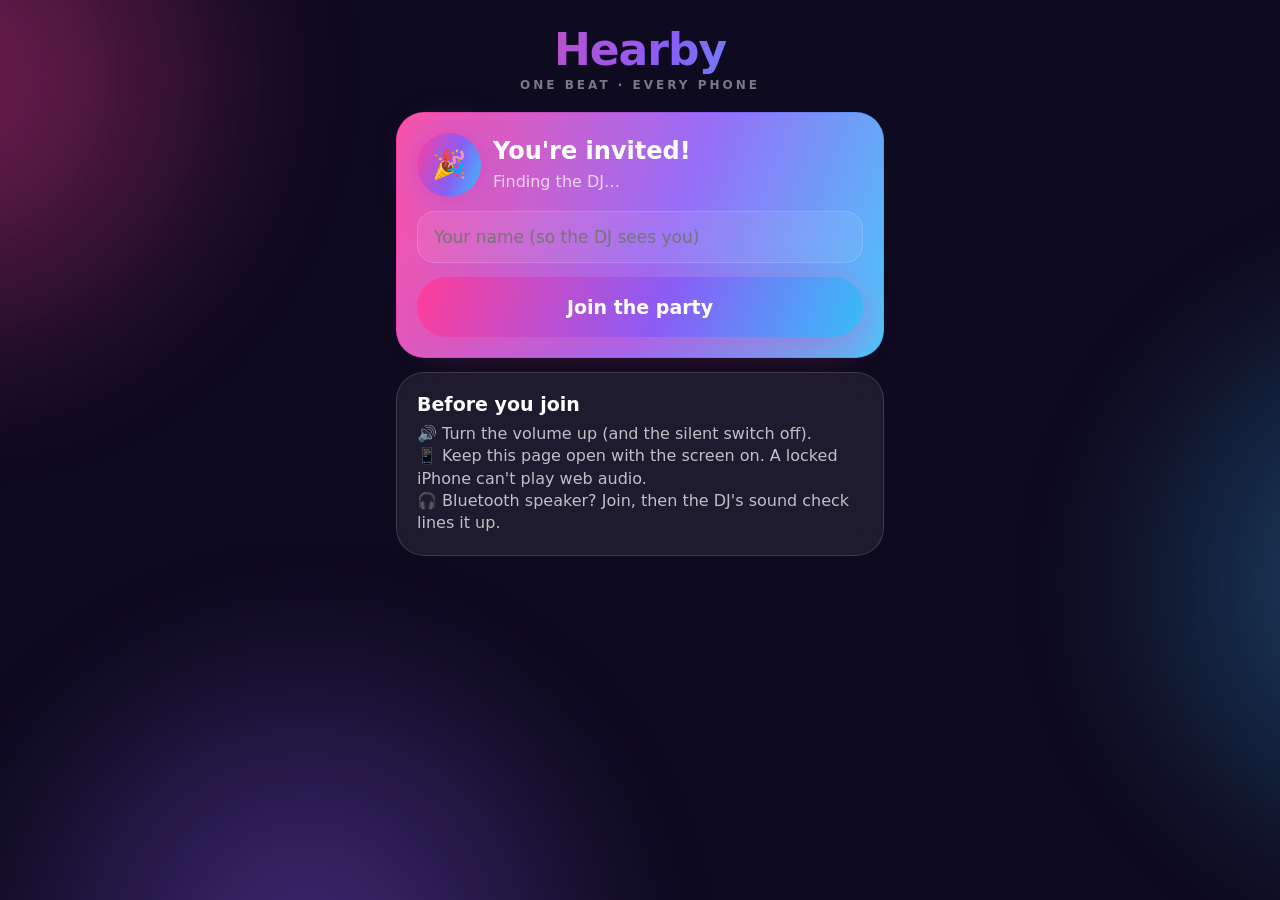
<file: hearby/android/app/src/main/assets/web/index.html>
<!doctype html>
<!--
  Hearby's guest page, served by the DJ phone itself (host/WebGuests.kt) for phones without the app,
  above all iPhones in Safari. Everything is in this file and hearby-web.js: no internet is needed
  except for YouTube videos. Protocol: docs/PROTOCOL.md (Browser guests).
-->
<html lang="en">
<head>
<meta charset="utf-8">
<meta name="viewport" content="width=device-width, initial-scale=1, viewport-fit=cover">
<meta name="theme-color" content="#0E0A1F">
<meta name="apple-mobile-web-app-capable" content="yes">
<meta name="apple-mobile-web-app-status-bar-style" content="black-translucent">
<title>Hearby party</title>
<style>
  :root {
    --bg: #0E0A1F; --ink: #ffffff; --ink-soft: rgba(255,255,255,0.72); --ink-faint: rgba(255,255,255,0.45);
    --glass: rgba(255,255,255,0.07); --glass-bright: rgba(255,255,255,0.11); --stroke: rgba(255,255,255,0.14);
    --pink: #FF3D9A; --violet: #8B5CF6; --blue: #38BDF8; --lime: #B8F35A; --sun: #FFC857; --coral: #FF6B5B;
    --brand: linear-gradient(110deg, #FF3D9A, #8B5CF6 55%, #38BDF8);
    --stop: linear-gradient(110deg, #FF4D6D, #FF8C5A);
  }
  * { box-sizing: border-box; -webkit-tap-highlight-color: transparent; }
  html, body { margin: 0; min-height: 100%; background: var(--bg); color: var(--ink); }
  body {
    font-family: ui-rounded, "SF Pro Rounded", "Nunito", system-ui, -apple-system, "Segoe UI", sans-serif;
    -webkit-font-smoothing: antialiased; overflow-x: hidden;
  }
  .stage { position: fixed; inset: -20%; z-index: 0; pointer-events: none; filter: blur(60px); opacity: 0.85; }
  .stage i { position: absolute; border-radius: 50%; width: 60vmax; height: 60vmax; animation: drift 18s ease-in-out infinite alternate; }
  .stage i:nth-child(1) { background: radial-gradient(circle, rgba(255,61,154,0.55), transparent 65%); left: -10%; top: -10%; }
  .stage i:nth-child(2) { background: radial-gradient(circle, rgba(56,189,248,0.45), transparent 65%); right: -15%; top: 30%; animation-duration: 23s; }
  .stage i:nth-child(3) { background: radial-gradient(circle, rgba(139,92,246,0.5), transparent 65%); left: 10%; bottom: -20%; animation-duration: 27s; }
  @keyframes drift { to { transform: translate(8%, 6%) scale(1.12); } }
  @media (prefers-reduced-motion: reduce) { .stage i, .bars span { animation: none !important; } }

  main { position: relative; z-index: 1; max-width: 520px; margin: 0 auto;
    padding: max(18px, env(safe-area-inset-top)) 16px max(28px, env(safe-area-inset-bottom)); }
  header { text-align: center; margin: 6px 0 18px; }
  .wordmark { font-size: 44px; font-weight: 800; letter-spacing: -1px; margin: 0;
    background: var(--brand); -webkit-background-clip: text; background-clip: text; color: transparent; }
  .tagline { margin: 2px 0 0; font-size: 12px; letter-spacing: 3px; color: var(--ink-faint); font-weight: 600; }

  .card { background: var(--glass); border: 1px solid var(--stroke); border-radius: 28px; padding: 20px; margin-bottom: 14px;
    -webkit-backdrop-filter: blur(18px); backdrop-filter: blur(18px); }
  .card.lit { background: var(--glass-bright); border-color: transparent;
    background-image: linear-gradient(var(--glass-bright), var(--glass-bright)), var(--brand);
    background-origin: border-box; background-clip: padding-box, border-box; border: 1px solid transparent; }
  h2 { margin: 0 0 6px; font-size: 24px; font-weight: 800; }
  h3 { margin: 0; font-size: 19px; font-weight: 700; }
  p { margin: 0; line-height: 1.4; }
  .soft { color: var(--ink-soft); }
  .faint { color: var(--ink-faint); font-size: 13px; }
  .row { display: flex; align-items: center; gap: 12px; }
  .grow { flex: 1; min-width: 0; }
  .gap { height: 14px; }

  button { font: inherit; color: inherit; border: 0; cursor: pointer; }
  .btn { width: 100%; height: 60px; border-radius: 30px; font-size: 19px; font-weight: 800; color: #fff;
    background: var(--brand); box-shadow: 0 10px 34px rgba(255,61,154,0.35); transition: transform 0.12s ease; }
  .btn:active { transform: scale(0.96); }
  .btn.stop { background: var(--stop); box-shadow: 0 10px 30px rgba(255,107,91,0.3); }
  .btn.ghost { background: var(--glass); border: 1px solid var(--stroke); box-shadow: none; font-weight: 700; }
  .btn.small { height: 44px; font-size: 16px; }
  .pill { display: inline-block; padding: 4px 11px; border-radius: 999px; font-size: 12px; font-weight: 700;
    border: 1px solid currentColor; background: color-mix(in srgb, currentColor 16%, transparent); white-space: nowrap; }
  .pill.solid { color: #fff; background: #FF3B3B; border-color: #FF3B3B; }
  .lime { color: var(--lime); } .sun { color: var(--sun); } .coral { color: var(--coral); } .pink { color: var(--pink); }

  input[type=text] { width: 100%; height: 52px; border-radius: 18px; border: 1px solid var(--stroke); background: var(--glass);
    color: #fff; font: inherit; font-size: 17px; padding: 0 16px; outline: none; }
  input[type=text]:focus { border-color: var(--pink); }

  .orb { width: 64px; height: 64px; border-radius: 50%; flex: none; display: grid; place-items: center; font-size: 28px;
    background: var(--brand); box-shadow: 0 0 0 6px rgba(255,61,154,0.14), 0 0 40px rgba(139,92,246,0.5); }
  .orb.idle { background: rgba(255,255,255,0.1); box-shadow: none; }
  .bars { display: flex; align-items: flex-end; gap: 5px; height: 46px; margin: 16px 0 4px; }
  .bars span { flex: 1; border-radius: 6px; background: var(--brand); background-size: 900% 100%; height: 12%;
    transition: height 0.12s ease-out; }
  .stats { display: flex; gap: 8px; margin-top: 14px; }
  .stat { flex: 1; text-align: center; padding: 8px 4px; border-radius: 16px; background: rgba(255,255,255,0.06); }
  .stat b { display: block; font-size: 15px; }
  .stat small { color: var(--ink-faint); font-size: 11px; letter-spacing: 1px; text-transform: uppercase; }

  .video { position: relative; width: 100%; aspect-ratio: 16 / 9; border-radius: 18px; overflow: hidden; background: #000; margin: 12px 0; }
  .video > div, .video iframe { position: absolute; inset: 0; width: 100%; height: 100%; border: 0; }

  .notice { border-radius: 22px; padding: 14px 16px; margin-bottom: 14px; display: flex; gap: 10px;
    background: rgba(255,200,87,0.12); border: 1px solid rgba(255,200,87,0.4); }
  .notice.pinkish { background: rgba(255,61,154,0.12); border-color: rgba(255,61,154,0.4); }

  .slider { width: 100%; margin: 16px 0 6px; accent-color: var(--pink); height: 32px; }
  .nudges { display: grid; grid-template-columns: repeat(5, 1fr); gap: 8px; margin-top: 10px; }
  .nudges button { height: 44px; border-radius: 22px; background: var(--glass); border: 1px solid var(--stroke); font-weight: 700; }
  .ends { display: flex; justify-content: space-between; color: var(--ink-faint); font-size: 12px; }
  .two { display: grid; grid-template-columns: 1fr 1fr; gap: 12px; }
  [hidden] { display: none !important; }
  .awake { position: fixed; width: 1px; height: 1px; opacity: 0.01; pointer-events: none; bottom: 0; right: 0; }
</style>
</head>
<body>
<div class="stage"><i></i><i></i><i></i></div>
<main>
  <header>
    <h1 class="wordmark">Hearby</h1>
    <p class="tagline">ONE BEAT · EVERY PHONE</p>
  </header>

  <!-- Before joining -->
  <section id="join">
    <div class="card lit">
      <div class="row">
        <div class="orb">🎉</div>
        <div class="grow">
          <h2 id="joinTitle">You're invited!</h2>
          <p class="soft" id="joinDetail">Finding the DJ…</p>
        </div>
      </div>
      <div class="gap"></div>
      <input type="text" id="name" maxlength="32" placeholder="Your name (so the DJ sees you)" autocomplete="nickname">
      <div class="gap"></div>
      <button class="btn" id="joinBtn" disabled>Join the party</button>
    </div>
    <div class="card">
      <h3>Before you join</h3>
      <div class="gap" style="height:8px"></div>
      <p class="soft">🔊 Turn the volume up (and the silent switch off).</p>
      <p class="soft">📱 Keep this page open with the screen on. A locked iPhone can't play web audio.</p>
      <p class="soft">🎧 Bluetooth speaker? Join, then the DJ's sound check lines it up.</p>
    </div>
  </section>

  <!-- At the party -->
  <section id="live" hidden>
    <div class="notice pinkish" id="micBanner" hidden><p>🎤 The DJ is on the mic.</p></div>
    <div class="card" id="hero">
      <div class="row">
        <div class="orb idle" id="orb">🎧</div>
        <div class="grow">
          <h2 id="liveTitle">Finding the beat…</h2>
          <p class="soft" id="liveDetail"></p>
        </div>
      </div>
      <div id="song" hidden>
        <div class="gap" style="height:12px"></div>
        <p style="font-size:17px;font-weight:700" id="songTitle"></p>
        <p class="faint" id="songSub"></p>
      </div>
      <div class="bars" id="bars"><span></span><span></span><span></span><span></span><span></span><span></span><span></span><span></span><span></span><span></span><span></span><span></span></div>
      <div id="checked" hidden><span class="pill lime">Sound-checked by the DJ</span></div>
      <div class="stats" id="stats">
        <div class="stat"><b id="statSync">–</b><small>sync</small></div>
        <div class="stat"><b id="statPing">–</b><small>ping</small></div>
        <div class="stat"><b id="statBuf">–</b><small>buffer</small></div>
      </div>
    </div>

    <div class="card lit" id="videoCard" hidden>
      <div class="row">
        <span class="pill solid">YouTube</span>
        <span class="soft grow" id="videoState">Playing on every phone</span>
        <span class="pill lime" id="videoSync" hidden></span>
      </div>
      <div class="video"><div id="yt"></div></div>
      <h3 id="videoTitle">Loading video…</h3>
      <p class="sun" id="videoError" hidden style="margin-top:8px"></p>
      <p class="pink" id="videoUnmute" hidden style="margin-top:8px">🔇 Tap the speaker on the video to turn its sound on.</p>
      <p class="faint" style="margin-top:8px">YouTube plays only while this page is open. If you leave it, only this phone pauses, and it catches up when you come back.</p>
    </div>

    <div class="notice pinkish" id="resumeNotice" hidden>
      <div class="grow">
        <p>Your iPhone paused the sound while the page was away.</p>
        <div class="gap" style="height:10px"></div>
        <button class="btn small" id="resumeBtn">Bring the sound back</button>
      </div>
    </div>
    <div class="notice" id="lateNotice" hidden><p id="lateText"></p></div>
    <div class="notice" id="remoteNotice" hidden><p>You joined over the internet: YouTube videos play here from anywhere. Songs from the DJ's phone and the DJ's mic reach phones on the DJ's Wi-Fi only.</p></div>
    <div class="notice" id="msgNotice" hidden><p id="msgText"></p></div>

    <div class="card">
      <div class="row">
        <h3 class="grow">Fine-tune the beat</h3>
        <b style="font-size:22px" class="pink" id="offsetLabel">0 ms</b>
      </div>
      <input class="slider" id="offset" type="range" min="-500" max="500" step="1" value="0">
      <div class="ends"><span>−500 earlier</span><span>later +500</span></div>
      <div class="nudges">
        <button data-d="-10">−10</button><button data-d="-1">−1</button><button data-d="0">Reset</button><button data-d="1">+1</button><button data-d="10">+10</button>
      </div>
      <div class="gap" style="height:10px"></div>
      <p class="faint">Sounds late next to the others (hello, Bluetooth)? Slide toward −. Early? Slide toward +. Remembered on this phone.</p>
    </div>

    <div class="two">
      <button class="btn ghost" id="resyncBtn">Re-sync</button>
      <button class="btn stop" id="leaveBtn">Leave</button>
    </div>
  </section>

  <!-- Over -->
  <section id="over" hidden>
    <div class="card lit" style="text-align:center">
      <div style="font-size:52px">🪩</div>
      <h2>That's a wrap!</h2>
      <p class="soft" id="overText">The DJ ended the party.</p>
      <div class="gap"></div>
      <button class="btn" id="againBtn">Back</button>
    </div>
  </section>
</main>
<video class="awake" id="awake" playsinline muted loop src="[data-uri]"></video>

<script src="hearby-web.js"></script>
<script>
(function () {
  'use strict';
  const H = window.Hearby;
  const $ = (id) => document.getElementById(id);
  // Joined through the internet relay (https://<relay>/p/<code>) rather than the DJ phone itself.
  const REMOTE_CODE = (location.pathname.match(/^\/p\/([a-z0-9]{6,16})$/) || [])[1] || null;
  const IOS = /iP(hone|ad|od)/.test(navigator.userAgent) || (navigator.platform === 'MacIntel' && navigator.maxTouchPoints > 1);
  const nowUs = () => performance.now() * 1000;
  const store = {
    get(k, d) { try { const v = localStorage.getItem(k); return v === null ? d : v; } catch (e) { return d; } },
    set(k, v) { try { localStorage.setItem(k, v); } catch (e) { /* private mode */ } },
  };

  // ---- state ----
  let ws = null, hello = null, party = { title: '', artist: '', playing: false, video: null };
  let joined = false, ended = false, phase = 'connecting', message = null;
  const clock = new H.ClockSync();
  let syncsSent = 0, syncTimer = null, statTimer = null;
  let ctx = null, gain = null, silentAudio = null;
  const outClock = new H.OutputClock();
  const sched = new H.AudioScheduler();
  let userOffsetMs = parseInt(store.get('hearby.offsetMs', '0'), 10) || 0;
  let calibrationUs = 0, lateBiasUs = 0, lastCheckId = -1, soundChecked = false;
  const chirpsSeen = new Set();
  let chirpBuffer = null;
  let level = 0, lastAudioMs = 0;

  const WARMUP_S = 1.5;
  const delayUs = () => (hello ? hello.delay : 350) * 1000;
  const correctionUs = () => userOffsetMs * 1000 + calibrationUs;

  // ---- connection ----
  function connect() {
    if (ws || ended) return;
    const socket = new WebSocket(REMOTE_CODE
      ? (location.protocol === 'https:' ? 'wss://' : 'ws://') + location.host + '/ws/' + REMOTE_CODE + '?role=guest'
      : 'ws://' + location.host + '/ws');
    socket.binaryType = 'arraybuffer';
    ws = socket;
    socket.onmessage = (e) => {
      if (typeof e.data === 'string') {
        let m;
        try { m = JSON.parse(e.data); } catch (x) { return; }
        onText(m);
      } else {
        onAudio(e.data);
      }
    };
    socket.onclose = () => {
      if (ws !== socket) return;
      ws = null;
      stopTimers();
      if (!ended) {
        phase = joined ? 'reconnecting' : 'connecting';
        render();
        setTimeout(connect, 1500);
      }
    };
  }

  function send(obj) {
    if (ws && ws.readyState === 1) ws.send(JSON.stringify(obj));
  }

  function onText(m) {
    switch (m.t) {
      case 'hello': {
        if (hello && hello.stream !== m.stream) newParty();
        hello = m;
        $('joinTitle').textContent = 'Join ' + (m.host || 'the DJ') + "'s party";
        $('joinDetail').textContent = 'Every phone plays the same beat at the same moment.';
        $('joinBtn').disabled = false;
        if (joined) sendHello();
        startTimers();
        break;
      }
      case 'state':
        party = m;
        // The DJ's phone tunes the cushion by itself; follow it (it changes only in a quiet moment).
        if (hello && typeof m.delay === 'number' && m.delay !== hello.delay) {
          hello.delay = m.delay;
          lateBiasUs = 0;
          sched.reset();
        }
        render();
        break;
      case 'sync': {
        const t3 = nowUs();
        clock.addSample(Number(m.c), m.r, m.s, t3);
        if (clock.synced && phase !== 'playing' && joined) { phase = 'playing'; render(); }
        break;
      }
      case 'chirp': chirp(m.media); break;
      case 'offset':
        if (m.check !== lastCheckId) {
          lastCheckId = m.check;
          calibrationUs = Math.max(-1e6, Math.min(1e6, calibrationUs + m.adjust));
          soundChecked = true;
          sched.reset();
          render();
        }
        break;
      case 'full':
        ended = true;
        showOver('This party is full. Ask the DJ, or get the Hearby app.');
        break;
      case 'bye':
        ended = true;
        showOver(m.msg || 'The DJ ended the party.');
        break;
    }
  }

  function newParty() {
    clock.reset();
    calibrationUs = 0;
    lateBiasUs = 0;
    lastCheckId = -1;
    soundChecked = false;
    chirpsSeen.clear();
    sched.reset();
  }

  function sendHello() {
    send({ t: 'hello', name: $('name').value.trim() || 'iPhone' });
  }

  function startTimers() {
    stopTimers();
    syncsSent = 0;
    const tick = () => {
      send({ t: 'sync', c: nowUs() });
      syncsSent++;
      syncTimer = setTimeout(tick, syncsSent < 12 ? 60 : 1000); // a quick burst for a first fix, then follow drift
    };
    tick();
    statTimer = setInterval(() => {
      if (!joined) return;
      const st = !clock.synced ? 1 : lateBiasUs > 0 ? 3 : 2;
      // How much audio is lined up ahead; -1 while none is coming (paused, YouTube), so the DJ's
      // phone doesn't mistake silence for a phone that can't keep up.
      const buf = ctx && performance.now() - lastAudioMs < 2000 ? Math.round(sched.bufferedS(ctx.currentTime) * 1000) : -1;
      send({ t: 'stat', buf, st, adj: correctionUs() + lateBiasUs, rtt: clock.rttUs });
      render();
    }, 1000);
  }

  function stopTimers() {
    clearTimeout(syncTimer);
    clearInterval(statTimer);
  }

  // ---- audio ----
  function unlockAudio() {
    const AC = window.AudioContext || window.webkitAudioContext;
    if (!ctx) {
      try { ctx = new AC({ sampleRate: 48000, latencyHint: 'playback' }); } catch (e) { ctx = new AC(); }
      gain = ctx.createGain();
      gain.connect(ctx.destination);
    }
    ctx.resume();
    // Older iOS needs a sound started inside the tap.
    const b = ctx.createBuffer(1, 1, 22050);
    const s = ctx.createBufferSource();
    s.buffer = b;
    s.connect(ctx.destination);
    s.start(0);
    if (IOS) {
      // Play through the silent switch, like a music app (Safari 17+), or with a silent <audio> loop.
      try { if (navigator.audioSession) navigator.audioSession.type = 'playback'; } catch (e) { /* older */ }
      if (!silentAudio) {
        silentAudio = new Audio(silentWav());
        silentAudio.loop = true;
        silentAudio.setAttribute('playsinline', '');
      }
      silentAudio.play().catch(() => {});
    }
    $('awake').play().catch(() => {}); // a muted looping video keeps the screen from locking
  }

  function silentWav() {
    const n = 4000, buf = new ArrayBuffer(44 + n), v = new DataView(buf);
    const w = (o, s) => { for (let i = 0; i < s.length; i++) v.setUint8(o + i, s.charCodeAt(i)); };
    w(0, 'RIFF'); v.setUint32(4, 36 + n, true); w(8, 'WAVEfmt '); v.setUint32(16, 16, true); v.setUint16(20, 1, true);
    v.setUint16(22, 1, true); v.setUint32(24, 8000, true); v.setUint32(28, 8000, true); v.setUint16(32, 1, true);
    v.setUint16(34, 8, true); w(36, 'data'); v.setUint32(40, n, true);
    for (let i = 0; i < n; i++) v.setUint8(44 + i, 128);
    return URL.createObjectURL(new Blob([buf], { type: 'audio/wav' }));
  }

  function readOutputClock() {
    if (ctx.getOutputTimestamp) {
      const ts = ctx.getOutputTimestamp();
      if (ts && ts.contextTime > 0 && ts.performanceTime > 0) return outClock.update(ts.contextTime, ts.performanceTime);
    }
    outClock.updateFallback(ctx.currentTime, performance.now(), (ctx.outputLatency || 0) + (ctx.baseLatency || 0));
  }

  /** Context time at which something meant for host time hostUs must start. */
  function contextTimeForHost(hostUs) {
    return outClock.contextTimeFor((hostUs - clock.offsetUs) / 1000);
  }

  function onAudio(data) {
    if (!joined || !ctx || ctx.state !== 'running' || !clock.synced) return;
    const m = H.parseAudio(data);
    if (!m) return;
    readOutputClock();
    // A new audio device's timestamps wander for a moment: let them settle before the first note,
    // rather than start and then hop.
    if (ctx.currentTime < WARMUP_S) return;
    const want = contextTimeForHost(m.ts + delayUs() + correctionUs() + lateBiasUs);
    const placed = sched.place(m.seq, want, ctx.currentTime, outClock.drift);
    if (placed.late !== undefined) {
      // This phone needs more time than the DJ's cushion allows: play a little behind instead.
      lateBiasUs = Math.min(lateBiasUs + Math.round(placed.late * 1e6) + 30000, 2000000);
      return;
    }
    const frames = m.samples.length >> 1;
    const buffer = ctx.createBuffer(2, frames, 48000);
    const L = buffer.getChannelData(0), R = buffer.getChannelData(1);
    let peak = 0;
    for (let i = 0, j = 0; i < frames; i++, j += 2) {
      const l = m.samples[j] / 32768, r = m.samples[j + 1] / 32768;
      L[i] = l; R[i] = r;
      const a = l < 0 ? -l : l, b = r < 0 ? -r : r;
      if (a > peak) peak = a;
      if (b > peak) peak = b;
    }
    const src = ctx.createBufferSource();
    src.buffer = buffer;
    src.playbackRate.value = placed.rate;
    src.connect(gain);
    src.start(placed.when);
    level = Math.max(peak, level * 0.85);
    lastAudioMs = performance.now();
  }

  /** The DJ's sound check: play the chirp at exactly this point of the shared timeline. */
  function chirp(mediaUs) {
    if (!ctx || chirpsSeen.has(mediaUs)) return;
    chirpsSeen.add(mediaUs);
    if (!chirpBuffer) {
      const samples = H.chirpSamples();
      chirpBuffer = ctx.createBuffer(1, samples.length, 48000);
      chirpBuffer.getChannelData(0).set(samples);
    }
    readOutputClock();
    const when = contextTimeForHost(mediaUs + delayUs() + correctionUs() + lateBiasUs);
    if (when < ctx.currentTime + 0.01) return;
    const src = ctx.createBufferSource();
    src.buffer = chirpBuffer;
    src.connect(gain);
    src.start(when);
  }

  // ---- YouTube mode ----
  const yt = { player: null, ready: false, loading: false, failed: false, error: 0, controller: new H.VideoSyncController(), title: '', duck: false, volumeTimer: null };

  function ensureYouTube() {
    if (yt.loading || yt.player) return;
    yt.loading = true;
    window.onYouTubeIframeAPIReady = () => {
      yt.player = new YT.Player('yt', {
        width: '100%', height: '100%',
        playerVars: { playsinline: 1, controls: 1, disablekb: 1, fs: 0, rel: 0, iv_load_policy: 3, origin: location.origin },
        events: {
          onReady: () => {
            yt.ready = true;
            if (IOS) yt.player.mute(); // iPhones only start videos on their own when muted; tap the speaker for sound
          },
          onError: (e) => { yt.error = e.data; render(); },
          onStateChange: () => {
            try { const d = yt.player.getVideoData(); if (d && d.title) yt.title = d.title; } catch (x) { /* not yet */ }
          },
        },
      });
    };
    const tag = document.createElement('script');
    tag.src = 'https://www.youtube.com/iframe_api';
    tag.onerror = () => { yt.failed = true; yt.loading = false; render(); };
    document.head.appendChild(tag);
  }

  function videoTick() {
    const v = party.video;
    if (v && joined) ensureYouTube();
    if (!yt.player || !yt.ready || !clock.synced) return;
    const p = yt.player;
    let report;
    try {
      report = {
        ready: true, state: p.getPlayerState(), positionUs: Math.round(p.getCurrentTime() * 1e6), measuredAtUs: nowUs(),
        rate: p.getPlaybackRate(), rates: p.getAvailablePlaybackRates(), error: yt.error,
      };
    } catch (e) { return; }
    const now = nowUs();
    const hostNow = now + clock.offsetUs - correctionUs(); // playing later = looking at an earlier moment
    const target = v ? H.positionAt(v, hostNow) : 0;
    const startsIn = v ? H.startsInUs(v, hostNow) : 0;
    const mayStart = document.visibilityState === 'visible' && visibleEnough($('videoCard'));
    for (const a of yt.controller.step(now, v && joined ? v : null, target, startsIn, report, mayStart)) {
      switch (a.type) {
        case 'load': yt.error = 0; p.cueVideoById({ videoId: a.id }); break;
        case 'play': if (a.afterUs > 0) setTimeout(() => p.playVideo(), a.afterUs / 1000); else p.playVideo(); break;
        case 'pause': p.pauseVideo(); break;
        case 'seek': p.seekTo(a.seconds, true); break;
        case 'rate':
          p.setPlaybackRate(a.rate);
          if (a.forUs > 0) setTimeout(() => p.setPlaybackRate(1), a.forUs / 1000);
          break;
      }
    }
    // Karaoke: while the DJ's mic is on, the video plays a little quieter (gliding, not jumping).
    const duck = !!(v && party.duck);
    if (duck !== yt.duck) {
      yt.duck = duck;
      glideVolume(p, duck ? 30 : 100);
    }
    let muted = false;
    try { muted = p.isMuted(); } catch (e) { /* not ready */ }
    $('videoUnmute').hidden = !(IOS && muted && v);
    const off = yt.controller.lastErrorUs;
    const tag = $('videoSync');
    tag.hidden = (off === null && !yt.controller.adPlaying) || !v || !v.playing || yt.error !== 0;
    if (!tag.hidden && yt.controller.adPlaying) {
      tag.textContent = 'ad, then back in sync';
      tag.className = 'pill sun';
    } else if (!tag.hidden) {
      const ms = Math.round(off / 1000);
      tag.textContent = Math.abs(ms) < 1 ? 'in sync' : (ms > 0 ? '+' : '') + ms + ' ms';
      tag.className = 'pill ' + (Math.abs(ms) < 15 ? 'lime' : 'sun');
    }
  }

  function glideVolume(p, target) {
    clearInterval(yt.volumeTimer);
    let from = 100, step = 0;
    try { from = p.getVolume(); } catch (e) { /* not ready */ }
    if (typeof from !== 'number' || isNaN(from)) from = 100;
    yt.volumeTimer = setInterval(() => {
      step++;
      try { p.setVolume(Math.round(from + (target - from) * step / 12)); } catch (e) { /* gone */ }
      if (step >= 12) clearInterval(yt.volumeTimer);
    }, 40);
  }

  function visibleEnough(el) {
    const r = el.getBoundingClientRect();
    const h = Math.max(0, Math.min(r.bottom, window.innerHeight) - Math.max(r.top, 0));
    return r.height > 0 && h * 2 >= r.height;
  }

  function videoError(code) {
    switch (code) {
      case 2: return "That doesn't look like a valid YouTube video.";
      case 5: return "This phone can't play that video.";
      case 100: return 'That video was removed or is private.';
      case 101: case 150: return "The video's owner doesn't allow it to play in other apps. Ask the DJ to pick another one.";
      default: return "YouTube couldn't play that video (error " + code + ').';
    }
  }

  // ---- screen ----
  function render() {
    $('join').hidden = joined || ended;
    $('live').hidden = !joined || ended;
    $('over').hidden = !ended;
    if (!joined || ended) return;
    const synced = clock.synced && phase === 'playing';
    const title = phase === 'reconnecting' ? 'Lost the DJ, reconnecting…'
      : !synced ? 'Finding the beat…'
      : lateBiasUs > 0 ? 'Playing, ' + Math.round(lateBiasUs / 1000) + ' ms behind' : "You're in sync!";
    $('liveTitle').textContent = title;
    $('liveDetail').textContent = 'DJ: ' + ((hello && hello.host) || '');
    $('hero').classList.toggle('lit', synced);
    $('orb').classList.toggle('idle', !synced);
    $('orb').textContent = synced ? '🎶' : '🎧';
    const v = party.video;
    $('song').hidden = !party.title || !!v; // the video card says it all
    $('bars').hidden = !!v || !!REMOTE_CODE;
    $('stats').hidden = !!v || !!REMOTE_CODE;
    $('remoteNotice').hidden = !REMOTE_CODE || (!!v && !party.duck);
    $('songTitle').textContent = party.title || '';
    $('songSub').textContent = party.playing ? (party.artist || '') : 'Paused by the DJ';
    $('checked').hidden = !soundChecked;
    $('micBanner').hidden = !party.duck || !!REMOTE_CODE;
    $('statSync').textContent = synced ? '±' + (sched.lastErrorS * 1000).toFixed(1) + ' ms' : '–';
    $('statPing').textContent = clock.synced ? (clock.rttUs / 1000).toFixed(1) + ' ms' : '–';
    $('statBuf').textContent = ctx ? Math.round(sched.bufferedS(ctx.currentTime) * 1000) + ' ms' : '–';

    $('videoCard').hidden = !v;
    if (v) {
      $('videoState').textContent = v.playing ? 'Playing on every phone' : 'Paused by the DJ';
      $('videoTitle').textContent = v.title || yt.title || 'Loading video…';
      const err = yt.failed ? "Can't reach YouTube. This phone needs internet for YouTube mode."
        : yt.error ? videoError(yt.error) : null;
      $('videoError').hidden = !err;
      $('videoError').textContent = err || '';
    }
    $('resumeNotice').hidden = !ctx || ctx.state === 'running';
    $('lateNotice').hidden = lateBiasUs === 0;
    $('lateText').textContent = 'This phone needs more time than the party\'s ' + ((hello && hello.delay) || 350) +
      ' ms cushion, so it plays ' + Math.round(lateBiasUs / 1000) + ' ms behind the crowd. The DJ\'s phone is making room; it catches up at the next break.';
    $('msgNotice').hidden = !message;
    $('msgText').textContent = message || '';
    $('offsetLabel').textContent = (userOffsetMs > 0 ? '+' : '') + userOffsetMs + ' ms';
  }

  function showOver(text) {
    stopTimers();
    $('overText').textContent = text;
    try { if (yt.player) yt.player.pauseVideo(); } catch (e) { /* gone */ }
    if (ws) { const s = ws; ws = null; s.close(); }
    render();
  }

  function animateBars() {
    const bars = $('bars').children;
    const recent = performance.now() - lastAudioMs < 300;
    level *= 0.92;
    const t = performance.now() / 1000;
    for (let i = 0; i < bars.length; i++) {
      const wobble = 0.55 + 0.45 * Math.sin(t * (3 + i * 0.7) + i * 1.3);
      bars[i].style.height = (recent ? 12 + 88 * Math.min(1, level * 1.6) * wobble : 12) + '%';
    }
    requestAnimationFrame(animateBars);
  }

  function setOffset(ms) {
    userOffsetMs = Math.max(-500, Math.min(500, Math.round(ms)));
    $('offset').value = userOffsetMs;
    store.set('hearby.offsetMs', String(userOffsetMs));
    lateBiasUs = 0;
    sched.reset();
    render();
  }

  // ---- wiring ----
  $('name').value = store.get('hearby.name', '');
  $('offset').value = userOffsetMs;
  $('joinBtn').addEventListener('click', () => {
    store.set('hearby.name', $('name').value.trim());
    unlockAudio();
    joined = true;
    phase = clock.synced ? 'playing' : 'connecting';
    sendHello();
    render();
  });
  $('offset').addEventListener('input', () => { $('offsetLabel').textContent = $('offset').value + ' ms'; });
  $('offset').addEventListener('change', () => setOffset(parseInt($('offset').value, 10)));
  for (const b of document.querySelectorAll('.nudges button')) {
    b.addEventListener('click', () => {
      const d = parseInt(b.dataset.d, 10);
      setOffset(d === 0 ? 0 : userOffsetMs + d);
    });
  }
  $('resyncBtn').addEventListener('click', () => {
    clock.reset();
    lateBiasUs = 0;
    sched.reset();
    phase = 'connecting';
    startTimers();
    render();
  });
  $('leaveBtn').addEventListener('click', () => {
    send({ t: 'leave' });
    joined = false;
    try { if (yt.player) yt.player.pauseVideo(); } catch (e) { /* gone */ }
    if (gain) gain.gain.value = 0;
    setTimeout(() => location.reload(), 150);
  });
  $('againBtn').addEventListener('click', () => location.reload());
  $('resumeBtn').addEventListener('click', () => { unlockAudio(); if (gain) gain.gain.value = 1; sched.reset(); render(); });
  document.addEventListener('visibilitychange', () => {
    if (document.visibilityState === 'visible') {
      if (ctx) ctx.resume().then(render, render);
      if (!ws && !ended) connect();
      sched.reset();
    } else {
      try { if (yt.player) yt.player.pauseVideo(); } catch (e) { /* YouTube may not play in the background */ }
    }
    render();
  });

  setInterval(videoTick, 200);
  requestAnimationFrame(animateBars);
  render();
  connect();

  // For tests and debugging (Hearby's own page; nothing is sent anywhere).
  window.__hearby = { clock, sched, outClock, get ctx() { return ctx; }, get party() { return party; }, get lateBiasUs() { return lateBiasUs; },
    get calibrationUs() { return calibrationUs; }, get joined() { return joined; }, get delayMs() { return hello && hello.delay; }, yt };
})();
</script>
</body>
</html>
</file>
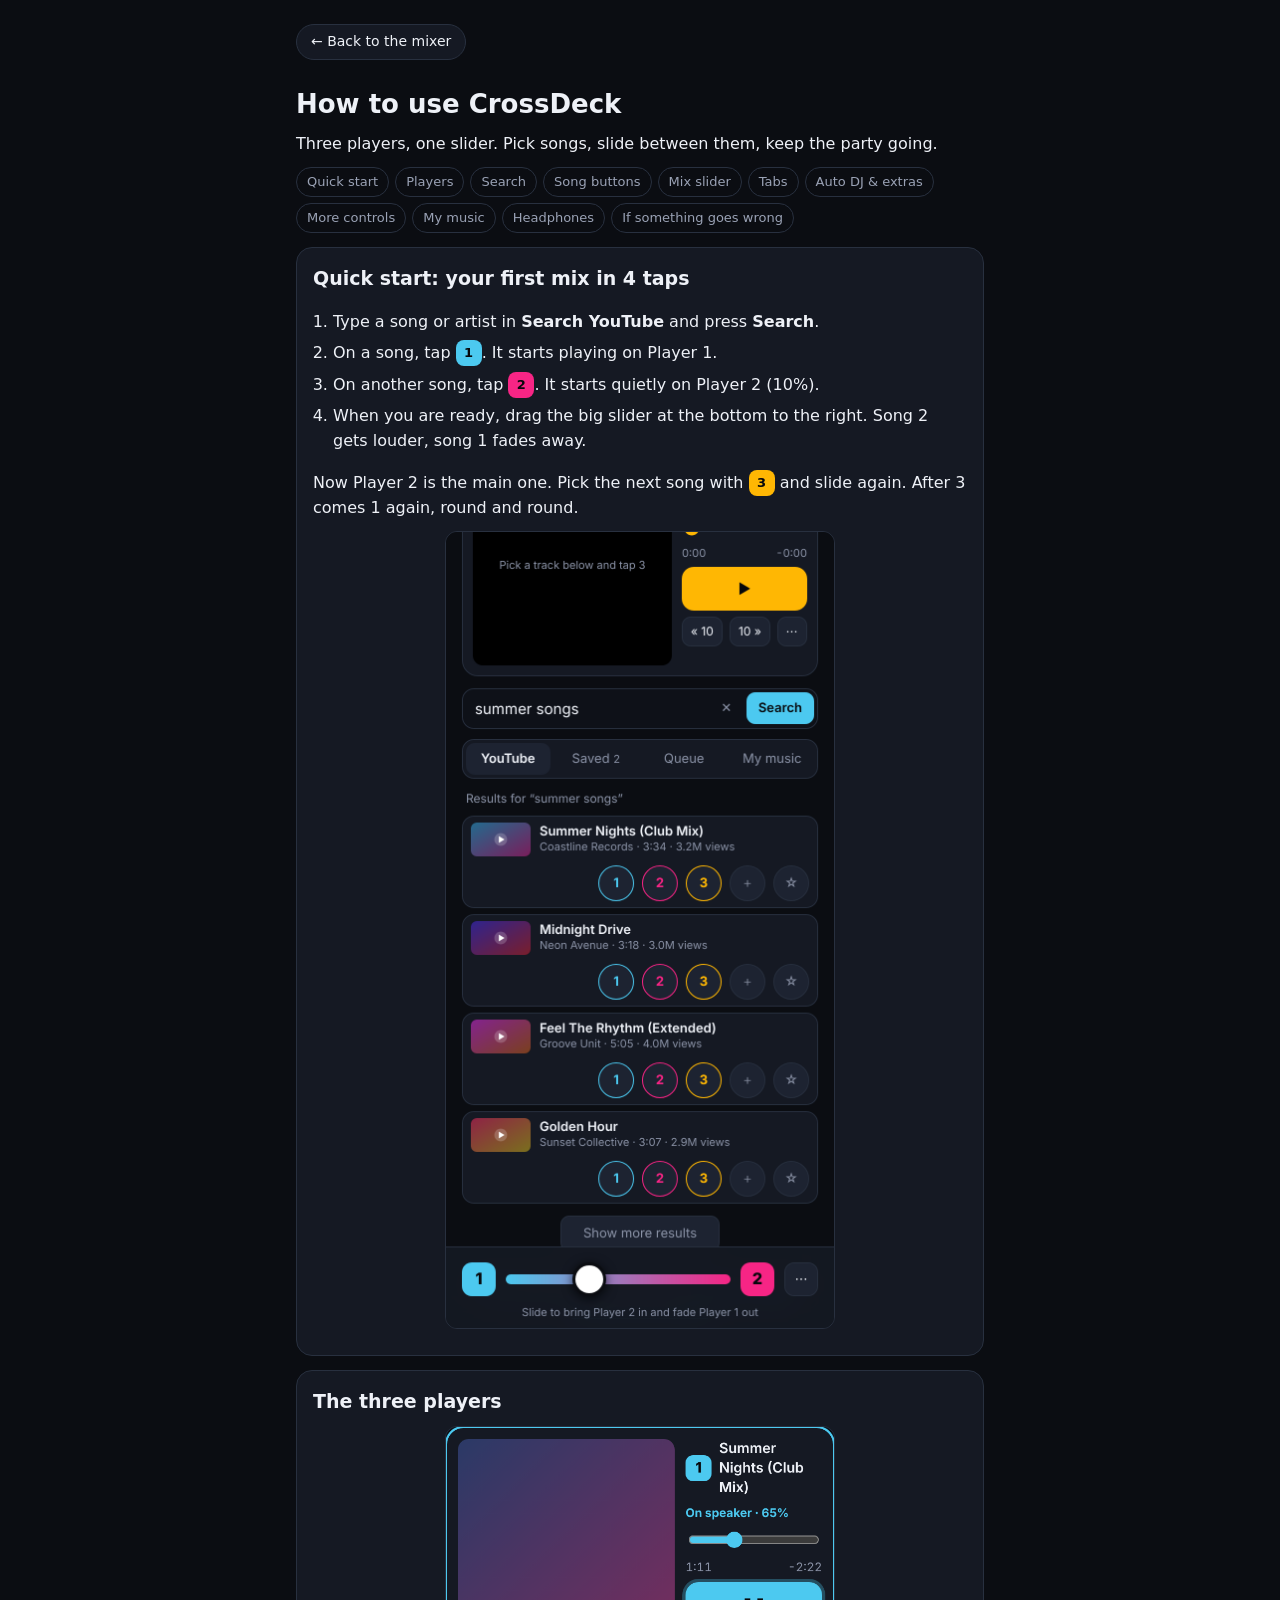
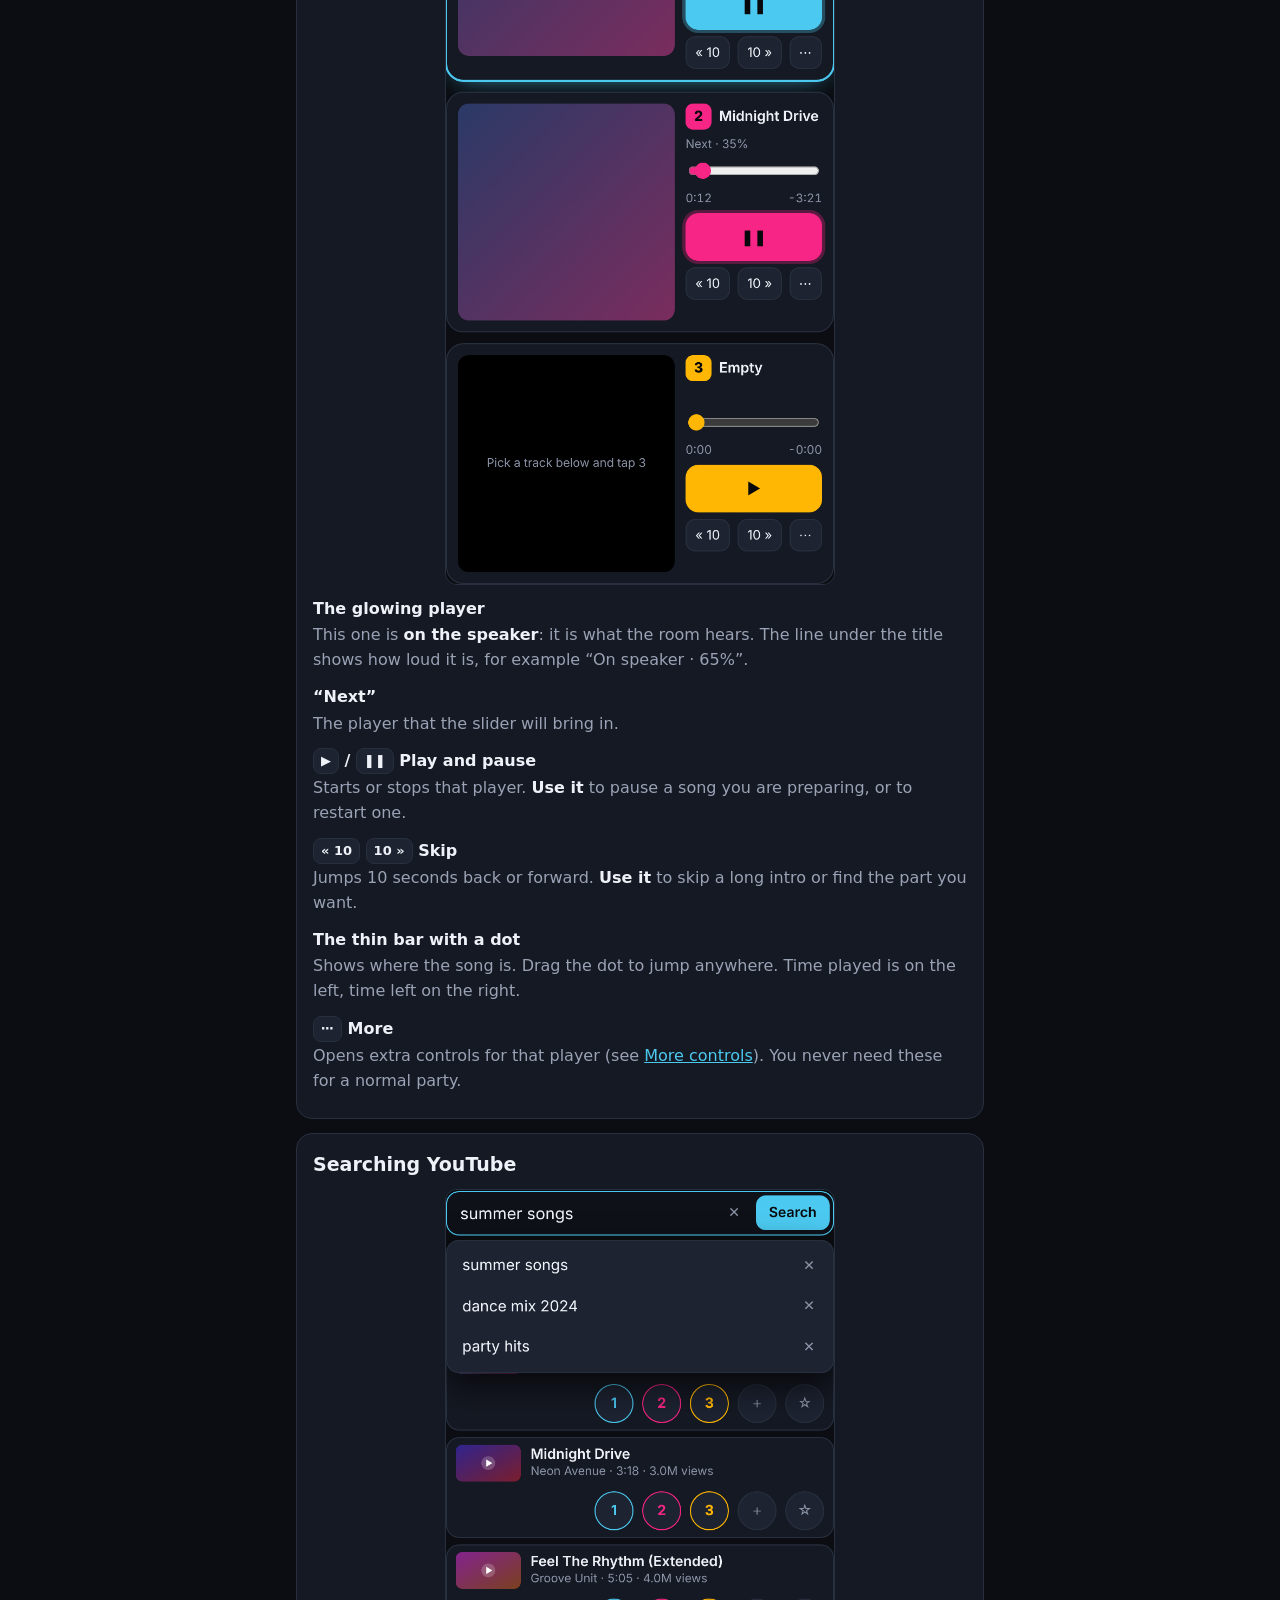
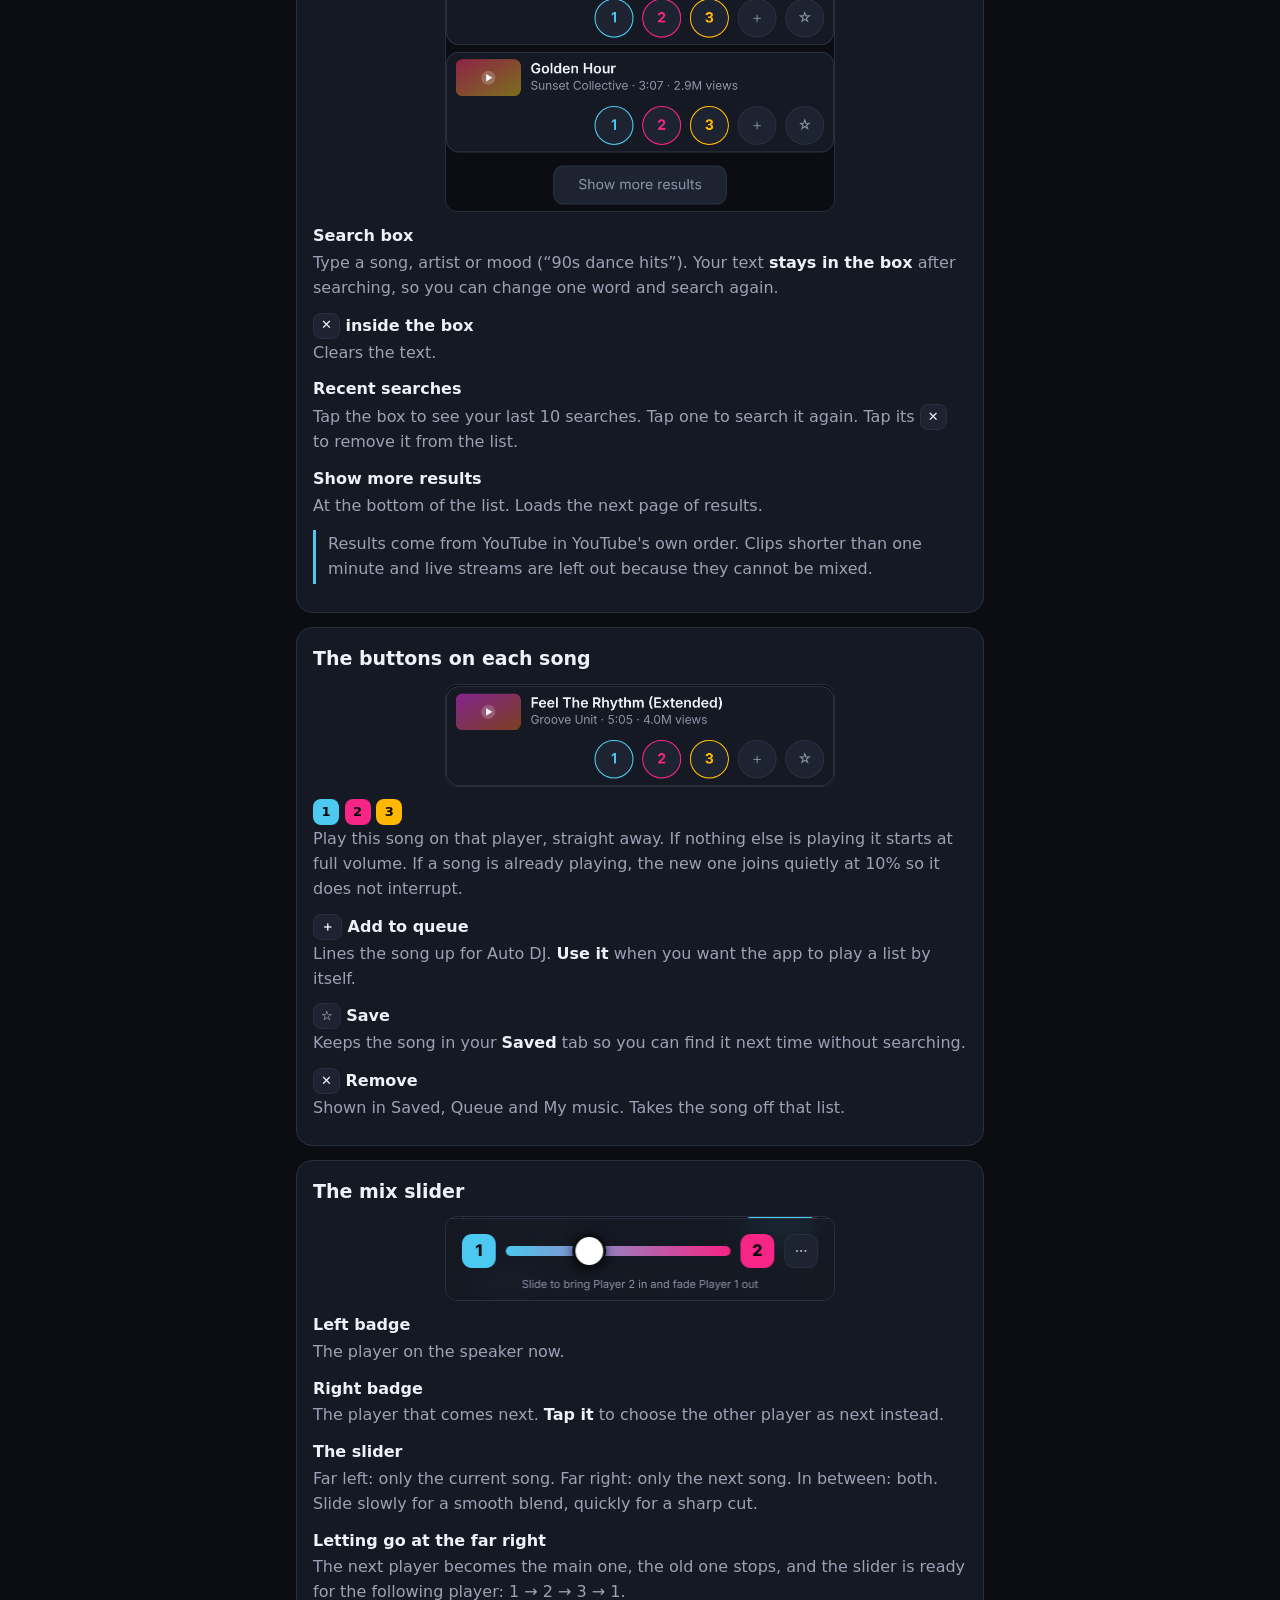
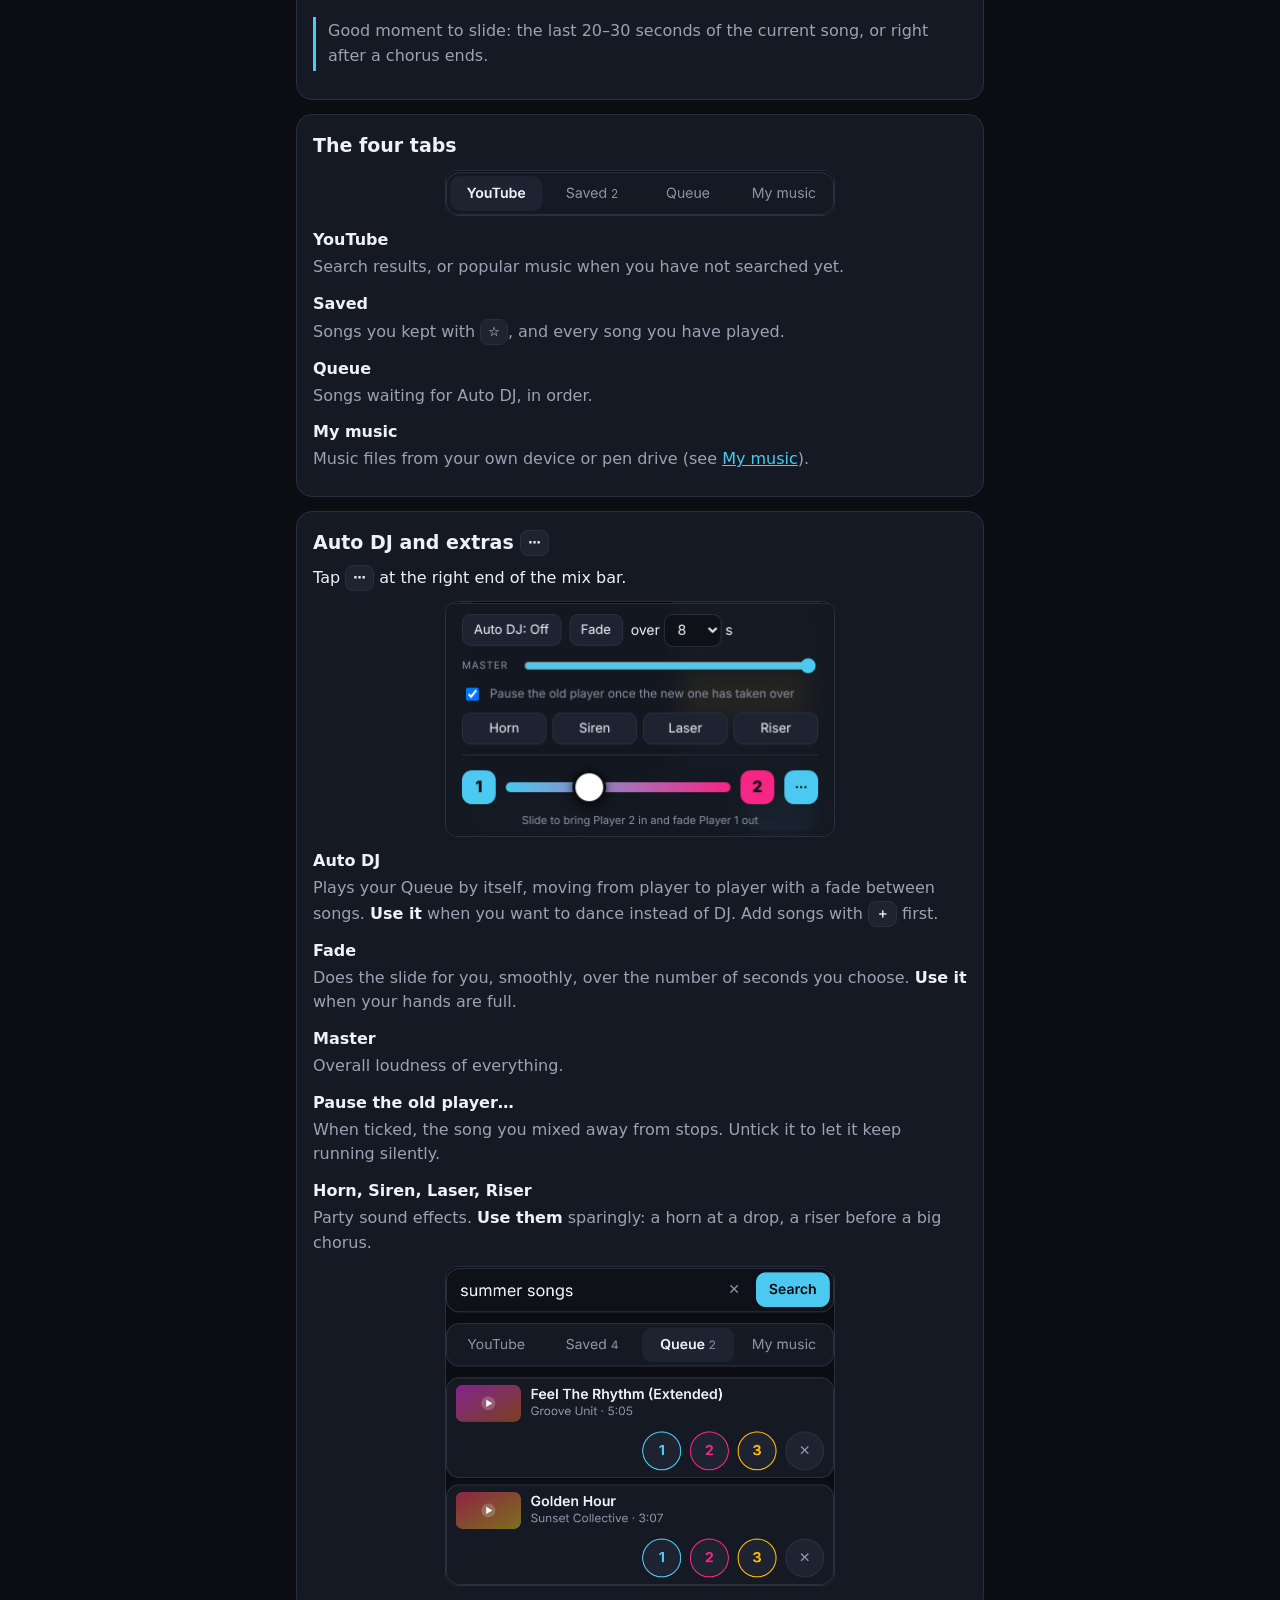
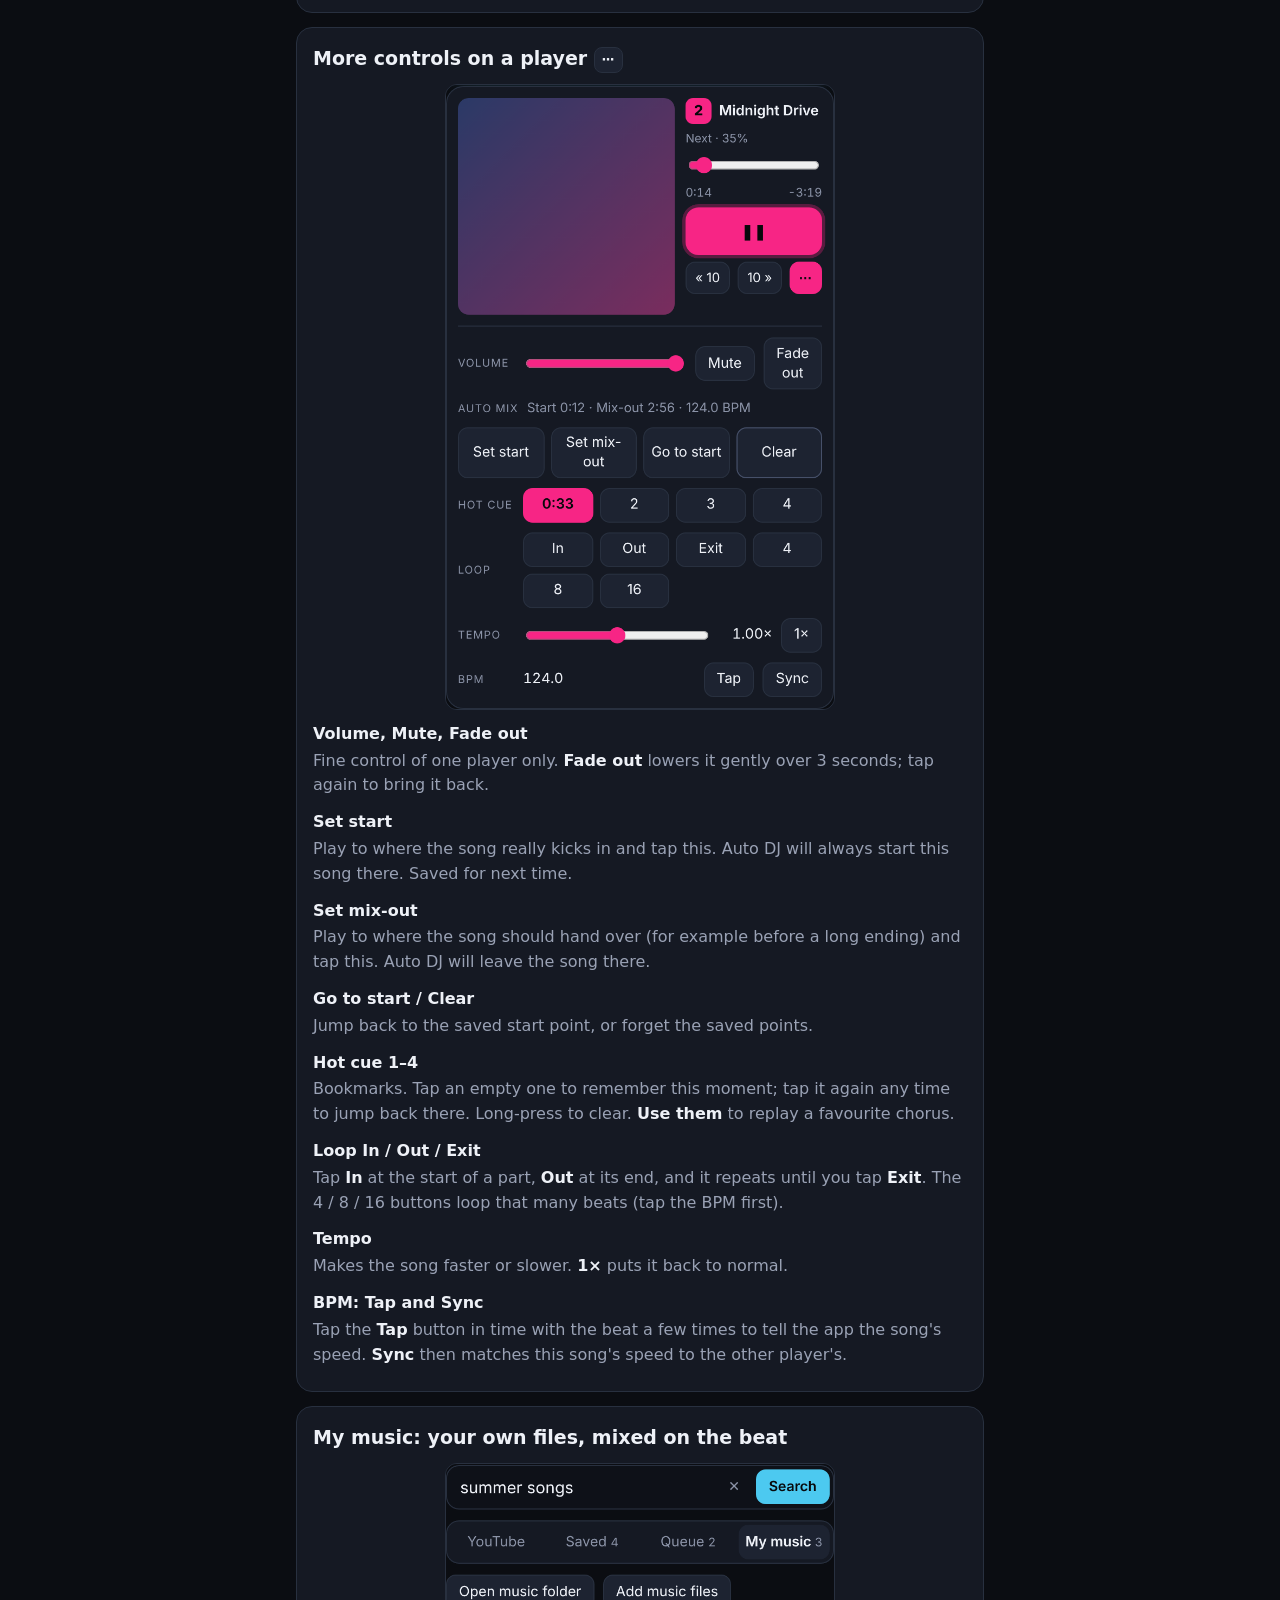
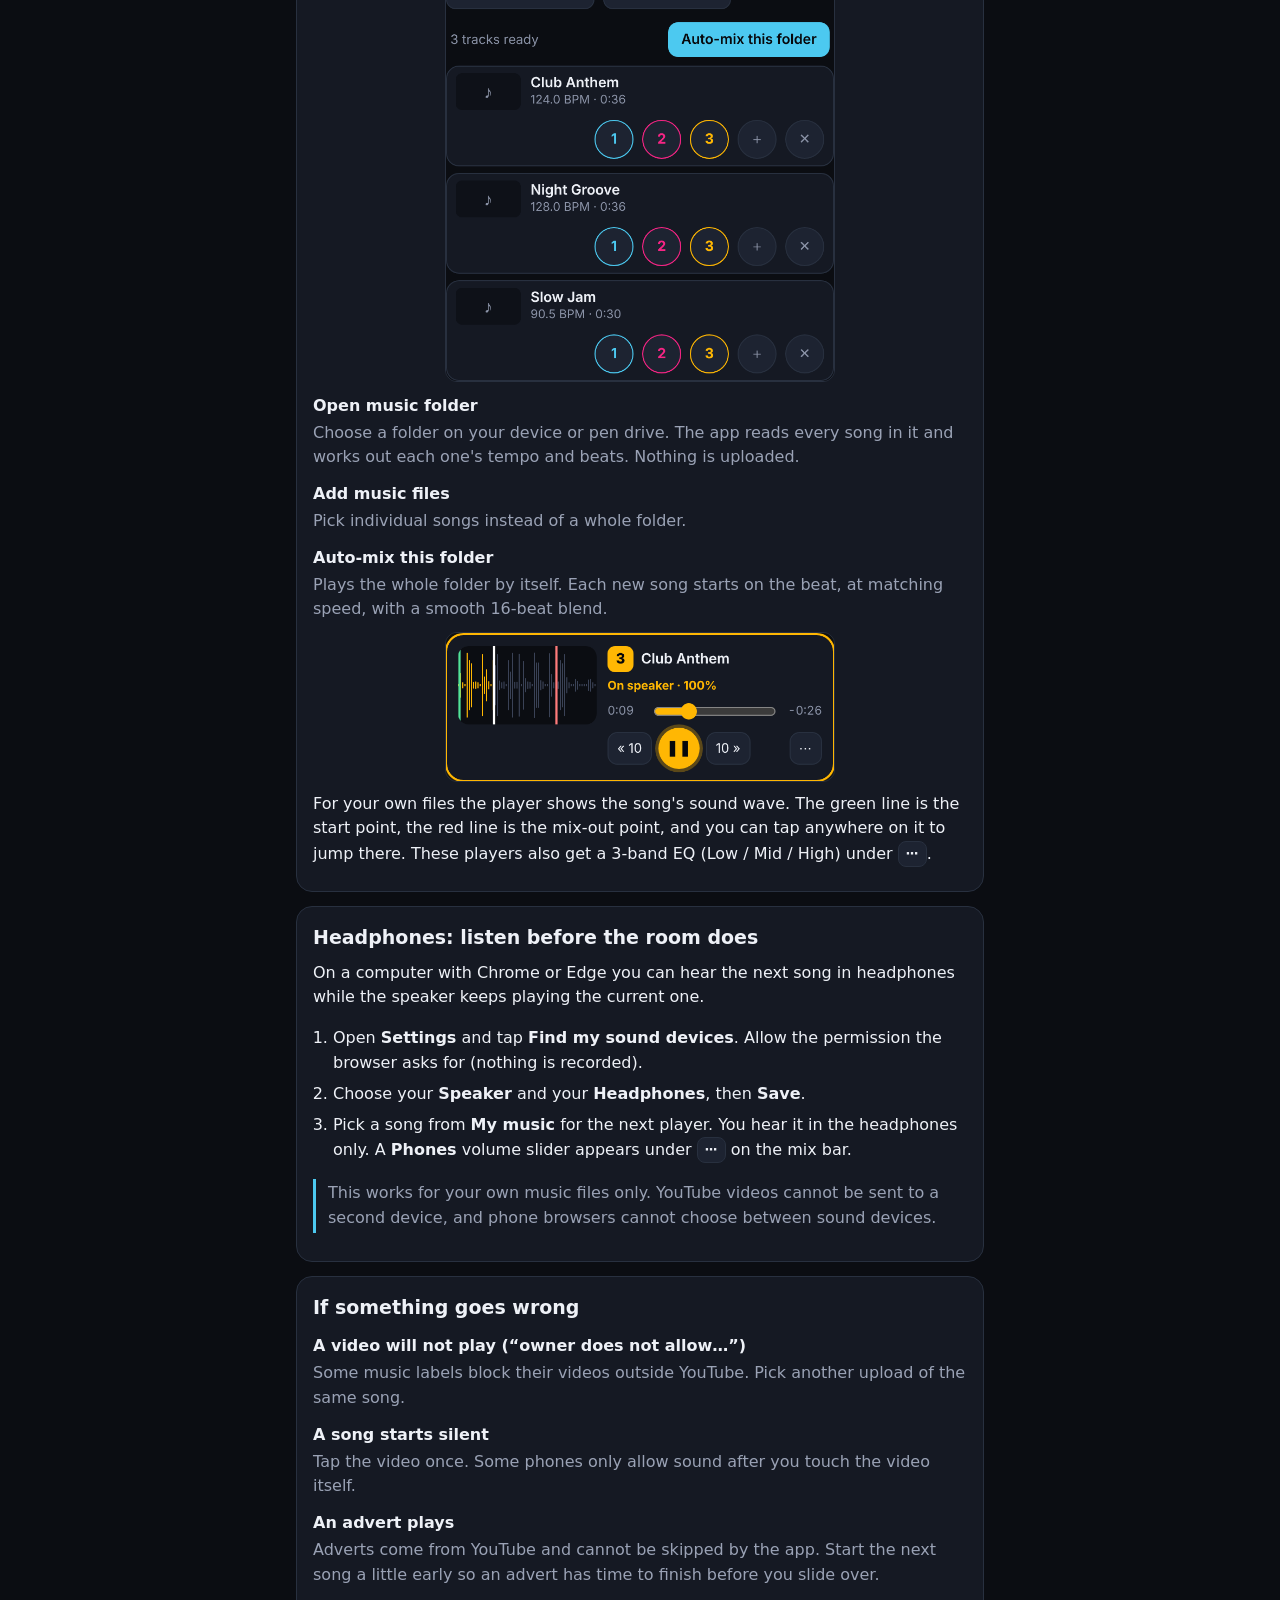
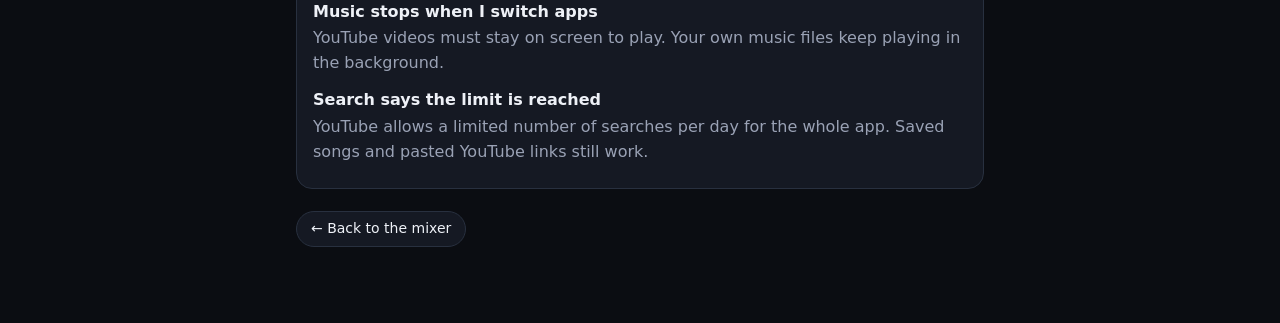
<file: dj-mixer/help.html>
<!doctype html>
<html lang="en">
<head>
<meta charset="utf-8">
<meta name="viewport" content="width=device-width, initial-scale=1">
<meta name="theme-color" content="#0b0d12">
<title>CrossDeck — How to use</title>
<link rel="icon" href="icon.svg" type="image/svg+xml">
<style>
  :root{--bg:#0b0d12;--card:#151923;--line:#28303f;--text:#eef1f7;--mut:#9aa2b5;--acc:#4cc9f0}
  *{box-sizing:border-box}
  body{margin:0;background:var(--bg);color:var(--text);font:16px/1.55 system-ui,-apple-system,"Segoe UI",Roboto,sans-serif}
  main{max-width:720px;margin:0 auto;padding:16px 16px 60px}
  a{color:var(--acc)}
  h1{font-size:26px;margin:8px 0 4px}
  h2{font-size:19px;margin:0 0 8px}
  p{margin:8px 0}
  .back{display:inline-block;margin:8px 0 16px;padding:6px 14px;border:1px solid var(--line);border-radius:999px;text-decoration:none;color:var(--text);background:var(--card);font-size:14px}
  section{background:var(--card);border:1px solid var(--line);border-radius:16px;padding:16px;margin:14px 0}
  img{display:block;width:100%;max-width:390px;height:auto;border-radius:12px;border:1px solid var(--line);margin:10px auto}
  dl{margin:8px 0}
  dt{font-weight:700;margin-top:12px}
  dd{margin:2px 0 0;color:var(--mut)}
  dd b{color:var(--text);font-weight:600}
  .k{display:inline-grid;place-items:center;min-width:26px;height:26px;padding:0 7px;border-radius:8px;border:1px solid var(--line);background:#1d2331;font-size:13px;font-weight:700;color:var(--text);vertical-align:middle}
  .k1{background:#4cc9f0;color:#07080b;border-color:transparent}.k2{background:#f72585;color:#07080b;border-color:transparent}.k3{background:#ffb703;color:#07080b;border-color:transparent}
  ol{padding-left:20px}
  li{margin:6px 0}
  .tip{border-left:3px solid var(--acc);padding:2px 0 2px 12px;color:var(--mut);margin:12px 0}
  nav{display:flex;flex-wrap:wrap;gap:6px;margin:10px 0}
  nav a{font-size:13px;padding:4px 10px;border:1px solid var(--line);border-radius:999px;text-decoration:none;color:var(--mut)}
</style>
</head>
<body>
<main>
<a class="back" href="index.html">← Back to the mixer</a>
<h1>How to use CrossDeck</h1>
<p>Three players, one slider. Pick songs, slide between them, keep the party going.</p>
<nav>
  <a href="#quick">Quick start</a><a href="#players">Players</a><a href="#search">Search</a><a href="#list">Song buttons</a>
  <a href="#mix">Mix slider</a><a href="#tabs">Tabs</a><a href="#panel">Auto DJ &amp; extras</a><a href="#more">More controls</a>
  <a href="#music">My music</a><a href="#phones">Headphones</a><a href="#fix">If something goes wrong</a>
</nav>

<section id="quick">
  <h2>Quick start: your first mix in 4 taps</h2>
  <ol>
    <li>Type a song or artist in <b>Search YouTube</b> and press <b>Search</b>.</li>
    <li>On a song, tap <span class="k k1">1</span>. It starts playing on Player 1.</li>
    <li>On another song, tap <span class="k k2">2</span>. It starts quietly on Player 2 (10%).</li>
    <li>When you are ready, drag the big slider at the bottom to the right. Song 2 gets louder, song 1 fades away.</li>
  </ol>
  <p>Now Player 2 is the main one. Pick the next song with <span class="k k3">3</span> and slide again. After 3 comes 1 again, round and round.</p>
  <img src="help/overview.png" alt="The song list with the mix slider at the bottom of the screen">
</section>

<section id="players">
  <h2>The three players</h2>
  <img src="help/players.png" alt="Three players stacked: player 1 on speaker, player 2 next, player 3 empty">
  <dl>
    <dt>The glowing player</dt><dd>This one is <b>on the speaker</b>: it is what the room hears. The line under the title shows how loud it is, for example “On speaker · 65%”.</dd>
    <dt>“Next”</dt><dd>The player that the slider will bring in.</dd>
    <dt><span class="k">▶</span> / <span class="k">❚❚</span> Play and pause</dt><dd>Starts or stops that player. <b>Use it</b> to pause a song you are preparing, or to restart one.</dd>
    <dt><span class="k">« 10</span> <span class="k">10 »</span> Skip</dt><dd>Jumps 10 seconds back or forward. <b>Use it</b> to skip a long intro or find the part you want.</dd>
    <dt>The thin bar with a dot</dt><dd>Shows where the song is. Drag the dot to jump anywhere. Time played is on the left, time left on the right.</dd>
    <dt><span class="k">⋯</span> More</dt><dd>Opens extra controls for that player (see <a href="#more">More controls</a>). You never need these for a normal party.</dd>
  </dl>
</section>

<section id="search">
  <h2>Searching YouTube</h2>
  <img src="help/search.png" alt="Search box with the list of recent searches open underneath">
  <dl>
    <dt>Search box</dt><dd>Type a song, artist or mood (“90s dance hits”). Your text <b>stays in the box</b> after searching, so you can change one word and search again.</dd>
    <dt><span class="k">✕</span> inside the box</dt><dd>Clears the text.</dd>
    <dt>Recent searches</dt><dd>Tap the box to see your last 10 searches. Tap one to search it again. Tap its <span class="k">✕</span> to remove it from the list.</dd>
    <dt>Show more results</dt><dd>At the bottom of the list. Loads the next page of results.</dd>
  </dl>
  <p class="tip">Results come from YouTube in YouTube's own order. Clips shorter than one minute and live streams are left out because they cannot be mixed.</p>
</section>

<section id="list">
  <h2>The buttons on each song</h2>
  <img src="help/row.png" alt="One song row with five round buttons: 1, 2, 3, plus and star">
  <dl>
    <dt><span class="k k1">1</span> <span class="k k2">2</span> <span class="k k3">3</span></dt><dd>Play this song on that player, straight away. If nothing else is playing it starts at full volume. If a song is already playing, the new one joins quietly at 10% so it does not interrupt.</dd>
    <dt><span class="k">＋</span> Add to queue</dt><dd>Lines the song up for Auto DJ. <b>Use it</b> when you want the app to play a list by itself.</dd>
    <dt><span class="k">☆</span> Save</dt><dd>Keeps the song in your <b>Saved</b> tab so you can find it next time without searching.</dd>
    <dt><span class="k">✕</span> Remove</dt><dd>Shown in Saved, Queue and My music. Takes the song off that list.</dd>
  </dl>
</section>

<section id="mix">
  <h2>The mix slider</h2>
  <img src="help/mix.png" alt="Mix bar: badge 1 on the left, slider in the middle, badge 2 on the right">
  <dl>
    <dt>Left badge</dt><dd>The player on the speaker now.</dd>
    <dt>Right badge</dt><dd>The player that comes next. <b>Tap it</b> to choose the other player as next instead.</dd>
    <dt>The slider</dt><dd>Far left: only the current song. Far right: only the next song. In between: both. Slide slowly for a smooth blend, quickly for a sharp cut.</dd>
    <dt>Letting go at the far right</dt><dd>The next player becomes the main one, the old one stops, and the slider is ready for the following player: 1 → 2 → 3 → 1.</dd>
  </dl>
  <p class="tip">Good moment to slide: the last 20–30 seconds of the current song, or right after a chorus ends.</p>
</section>

<section id="tabs">
  <h2>The four tabs</h2>
  <img src="help/tabs.png" alt="Tabs: YouTube, Saved, Queue, My music">
  <dl>
    <dt>YouTube</dt><dd>Search results, or popular music when you have not searched yet.</dd>
    <dt>Saved</dt><dd>Songs you kept with <span class="k">☆</span>, and every song you have played.</dd>
    <dt>Queue</dt><dd>Songs waiting for Auto DJ, in order.</dd>
    <dt>My music</dt><dd>Music files from your own device or pen drive (see <a href="#music">My music</a>).</dd>
  </dl>
</section>

<section id="panel">
  <h2>Auto DJ and extras <span class="k">⋯</span></h2>
  <p>Tap <span class="k">⋯</span> at the right end of the mix bar.</p>
  <img src="help/panel.png" alt="Opened panel above the mix slider with Auto DJ, Fade, master volume and effect buttons">
  <dl>
    <dt>Auto DJ</dt><dd>Plays your Queue by itself, moving from player to player with a fade between songs. <b>Use it</b> when you want to dance instead of DJ. Add songs with <span class="k">＋</span> first.</dd>
    <dt>Fade</dt><dd>Does the slide for you, smoothly, over the number of seconds you choose. <b>Use it</b> when your hands are full.</dd>
    <dt>Master</dt><dd>Overall loudness of everything.</dd>
    <dt>Pause the old player…</dt><dd>When ticked, the song you mixed away from stops. Untick it to let it keep running silently.</dd>
    <dt>Horn, Siren, Laser, Riser</dt><dd>Party sound effects. <b>Use them</b> sparingly: a horn at a drop, a riser before a big chorus.</dd>
  </dl>
  <img src="help/queue.png" alt="Queue tab with two songs lined up">
</section>

<section id="more">
  <h2>More controls on a player <span class="k">⋯</span></h2>
  <img src="help/more.png" alt="A player with its extra controls opened">
  <dl>
    <dt>Volume, Mute, Fade out</dt><dd>Fine control of one player only. <b>Fade out</b> lowers it gently over 3 seconds; tap again to bring it back.</dd>
    <dt>Set start</dt><dd>Play to where the song really kicks in and tap this. Auto DJ will always start this song there. Saved for next time.</dd>
    <dt>Set mix-out</dt><dd>Play to where the song should hand over (for example before a long ending) and tap this. Auto DJ will leave the song there.</dd>
    <dt>Go to start / Clear</dt><dd>Jump back to the saved start point, or forget the saved points.</dd>
    <dt>Hot cue 1–4</dt><dd>Bookmarks. Tap an empty one to remember this moment; tap it again any time to jump back there. Long-press to clear. <b>Use them</b> to replay a favourite chorus.</dd>
    <dt>Loop In / Out / Exit</dt><dd>Tap <b>In</b> at the start of a part, <b>Out</b> at its end, and it repeats until you tap <b>Exit</b>. The 4 / 8 / 16 buttons loop that many beats (tap the BPM first).</dd>
    <dt>Tempo</dt><dd>Makes the song faster or slower. <b>1×</b> puts it back to normal.</dd>
    <dt>BPM: Tap and Sync</dt><dd>Tap the <b>Tap</b> button in time with the beat a few times to tell the app the song's speed. <b>Sync</b> then matches this song's speed to the other player's.</dd>
  </dl>
</section>

<section id="music">
  <h2>My music: your own files, mixed on the beat</h2>
  <img src="help/mymusic.png" alt="My music tab listing three tracks with their tempo and an Auto-mix this folder button">
  <dl>
    <dt>Open music folder</dt><dd>Choose a folder on your device or pen drive. The app reads every song in it and works out each one's tempo and beats. Nothing is uploaded.</dd>
    <dt>Add music files</dt><dd>Pick individual songs instead of a whole folder.</dd>
    <dt>Auto-mix this folder</dt><dd>Plays the whole folder by itself. Each new song starts on the beat, at matching speed, with a smooth 16-beat blend.</dd>
  </dl>
  <img src="help/fileplayer.png" alt="A player showing the sound wave of a music file instead of a video">
  <p>For your own files the player shows the song's sound wave. The green line is the start point, the red line is the mix-out point, and you can tap anywhere on it to jump there. These players also get a 3-band EQ (Low / Mid / High) under <span class="k">⋯</span>.</p>
</section>

<section id="phones">
  <h2>Headphones: listen before the room does</h2>
  <p>On a computer with Chrome or Edge you can hear the next song in headphones while the speaker keeps playing the current one.</p>
  <ol>
    <li>Open <b>Settings</b> and tap <b>Find my sound devices</b>. Allow the permission the browser asks for (nothing is recorded).</li>
    <li>Choose your <b>Speaker</b> and your <b>Headphones</b>, then <b>Save</b>.</li>
    <li>Pick a song from <b>My music</b> for the next player. You hear it in the headphones only. A <b>Phones</b> volume slider appears under <span class="k">⋯</span> on the mix bar.</li>
  </ol>
  <p class="tip">This works for your own music files only. YouTube videos cannot be sent to a second device, and phone browsers cannot choose between sound devices.</p>
</section>

<section id="fix">
  <h2>If something goes wrong</h2>
  <dl>
    <dt>A video will not play (“owner does not allow…”)</dt><dd>Some music labels block their videos outside YouTube. Pick another upload of the same song.</dd>
    <dt>A song starts silent</dt><dd>Tap the video once. Some phones only allow sound after you touch the video itself.</dd>
    <dt>An advert plays</dt><dd>Adverts come from YouTube and cannot be skipped by the app. Start the next song a little early so an advert has time to finish before you slide over.</dd>
    <dt>Music stops when I switch apps</dt><dd>YouTube videos must stay on screen to play. Your own music files keep playing in the background.</dd>
    <dt>Search says the limit is reached</dt><dd>YouTube allows a limited number of searches per day for the whole app. Saved songs and pasted YouTube links still work.</dd>
  </dl>
</section>
<a class="back" href="index.html">← Back to the mixer</a>
</main>
</body>
</html>
</file>
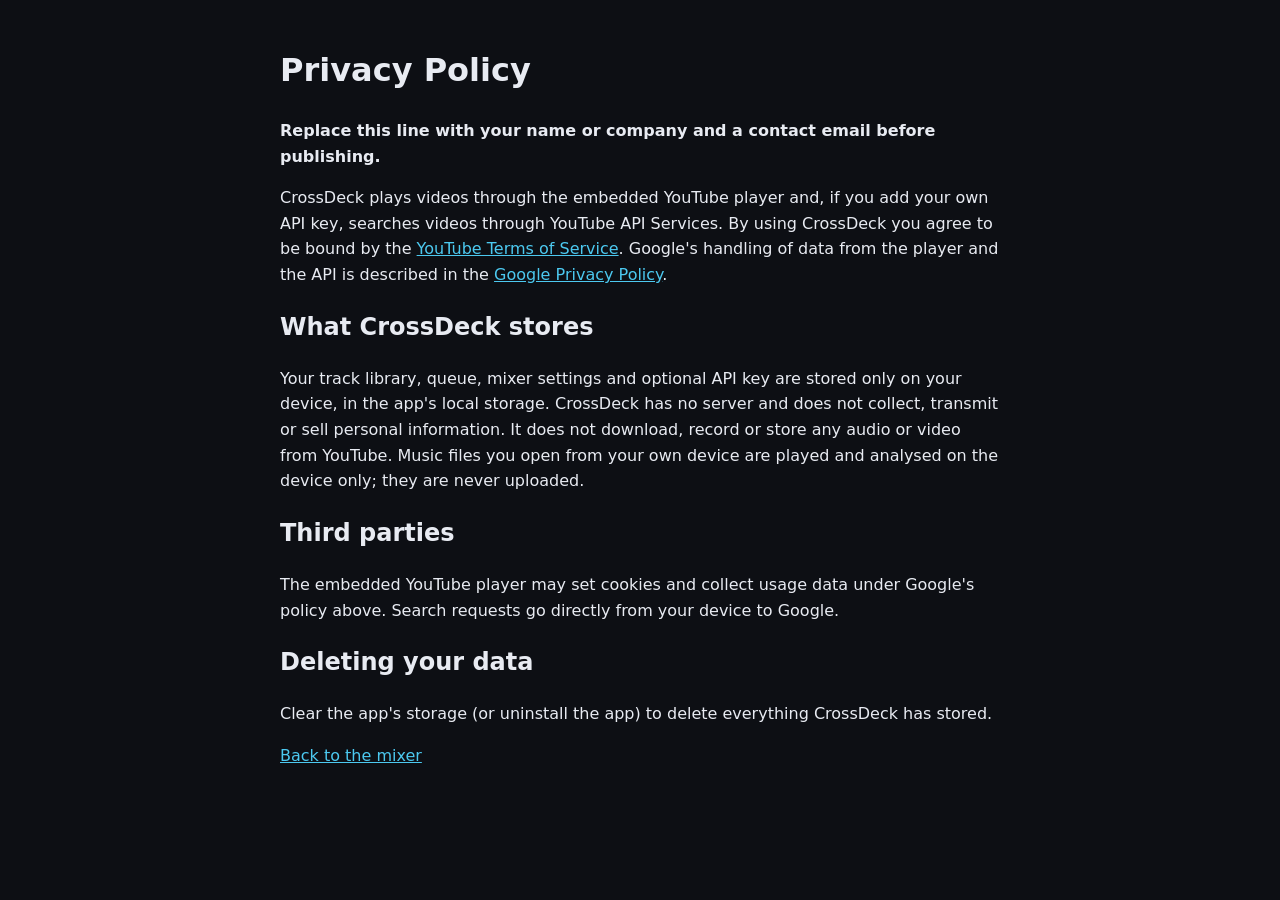
<file: dj-mixer/privacy.html>
<!doctype html>
<html lang="en"><head><meta charset="utf-8"><meta name="viewport" content="width=device-width, initial-scale=1">
<title>CrossDeck — Privacy Policy</title>
<style>body{font:16px/1.6 system-ui,sans-serif;max-width:720px;margin:0 auto;padding:24px 16px;background:#0d0f14;color:#e8ebf2}a{color:#4cc9f0}</style></head>
<body>
<h1>Privacy Policy</h1>
<p><b>Replace this line with your name or company and a contact email before publishing.</b></p>
<p>CrossDeck plays videos through the embedded YouTube player and, if you add your own API key, searches videos through YouTube API Services. By using CrossDeck you agree to be bound by the
<a href="https://www.youtube.com/t/terms">YouTube Terms of Service</a>. Google's handling of data from the player and the API is described in the
<a href="https://www.google.com/policies/privacy">Google Privacy Policy</a>.</p>
<h2>What CrossDeck stores</h2>
<p>Your track library, queue, mixer settings and optional API key are stored only on your device, in the app's local storage. CrossDeck has no server and does not collect, transmit or sell personal information. It does not download, record or store any audio or video from YouTube. Music files you open from your own device are played and analysed on the device only; they are never uploaded.</p>
<h2>Third parties</h2>
<p>The embedded YouTube player may set cookies and collect usage data under Google's policy above. Search requests go directly from your device to Google.</p>
<h2>Deleting your data</h2>
<p>Clear the app's storage (or uninstall the app) to delete everything CrossDeck has stored.</p>
<p><a href="index.html">Back to the mixer</a></p>
</body></html>
</file>
